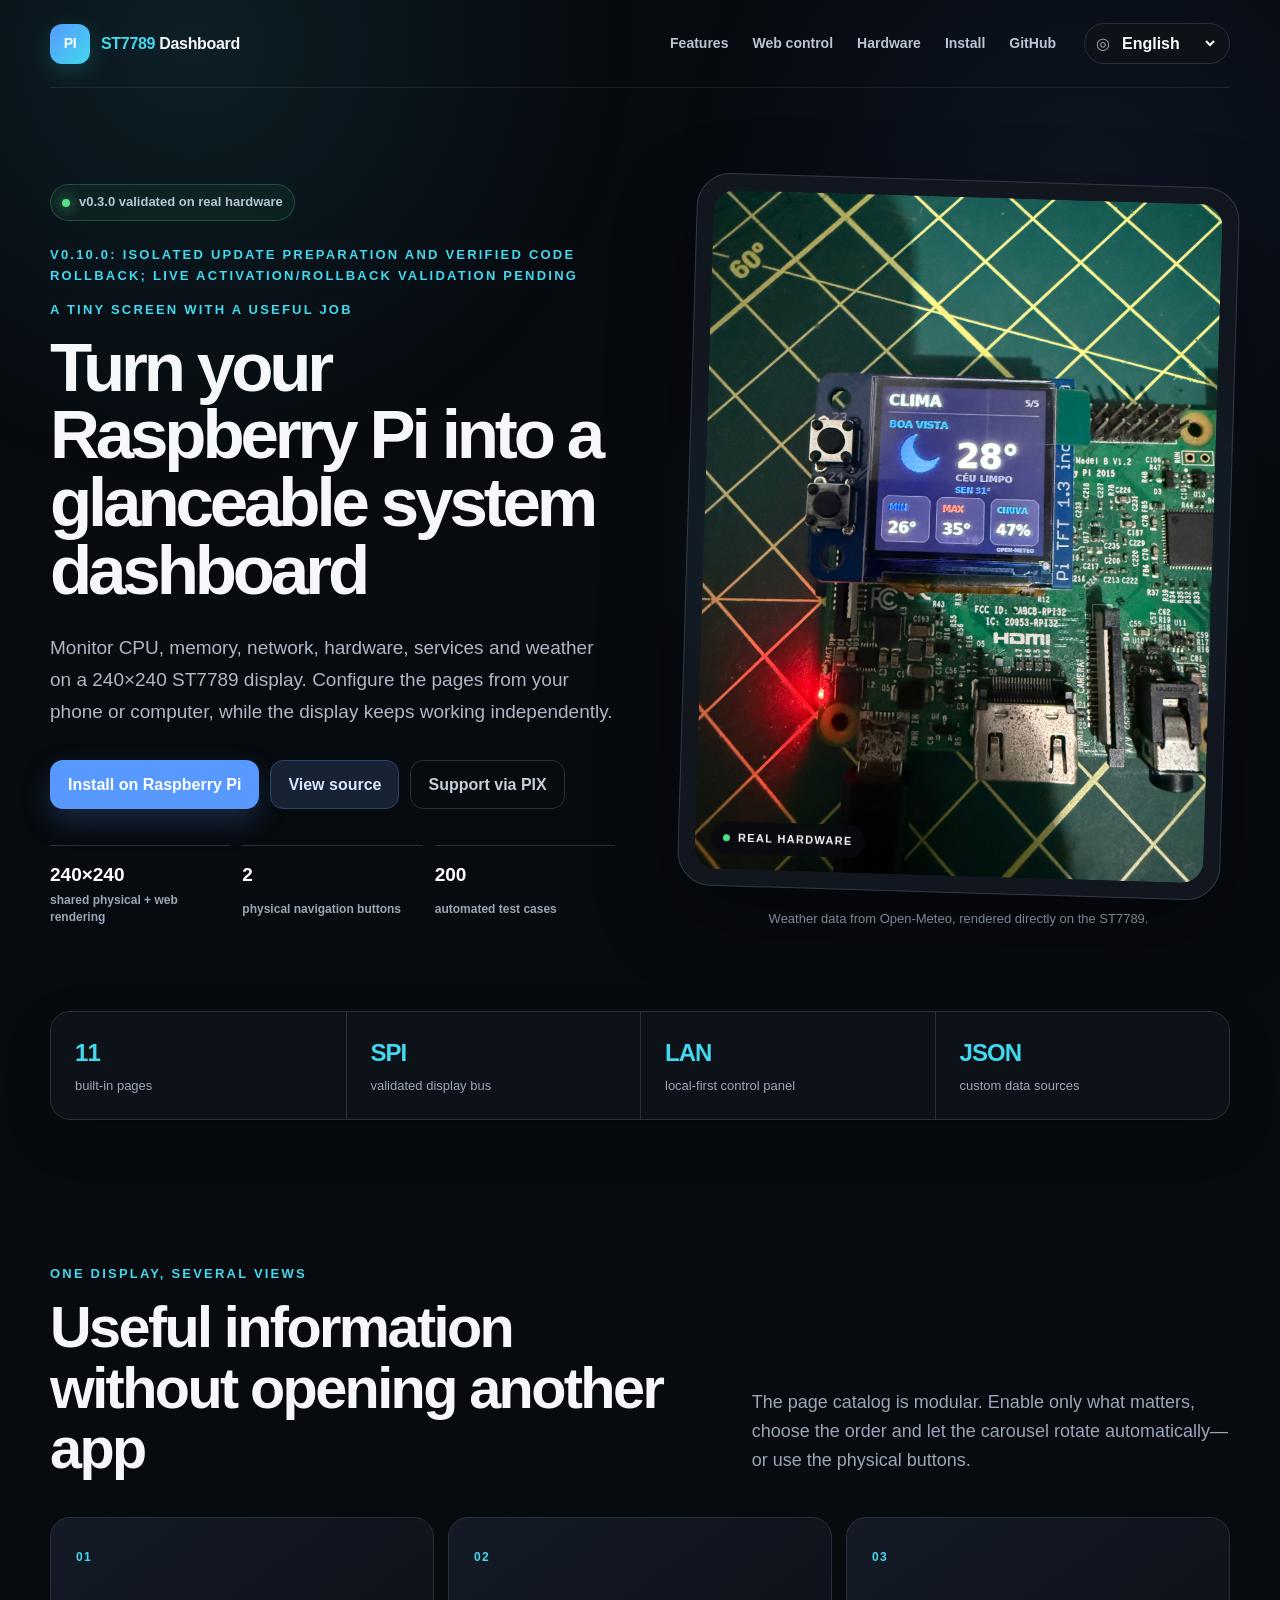
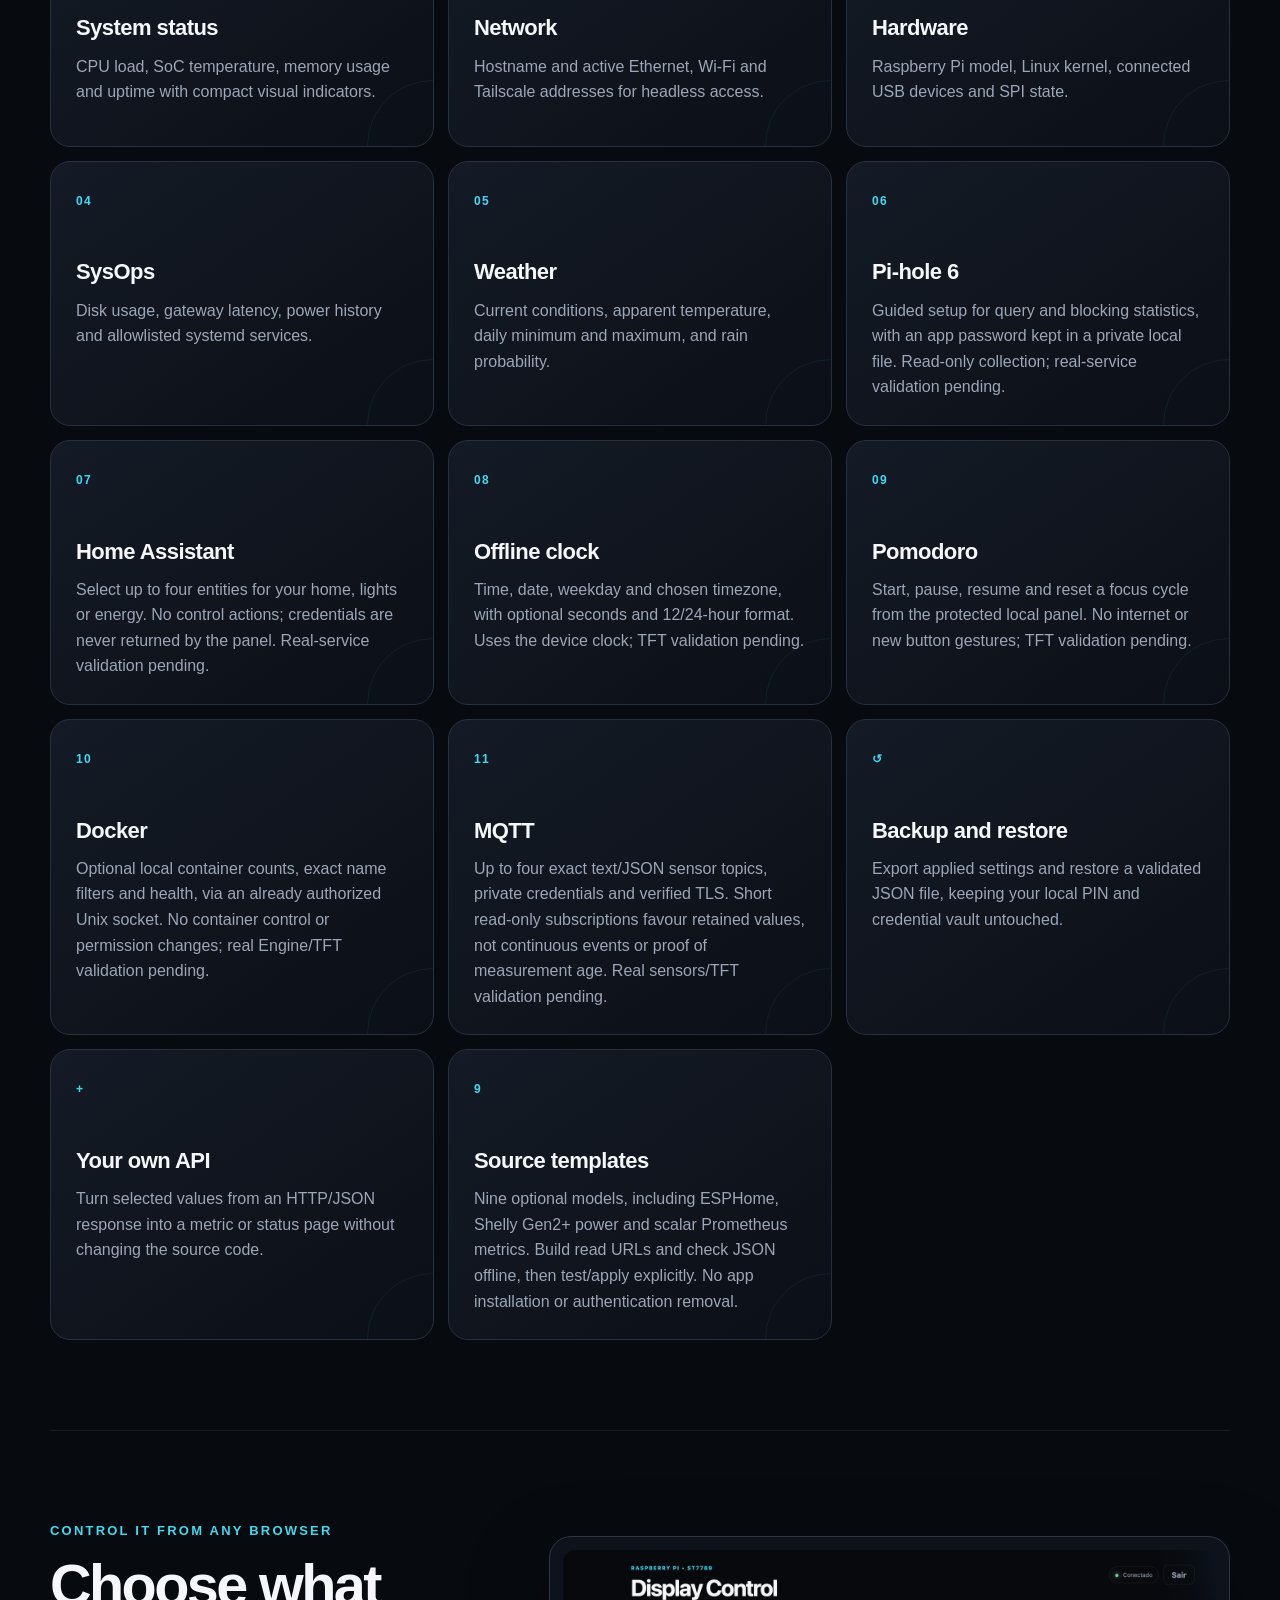
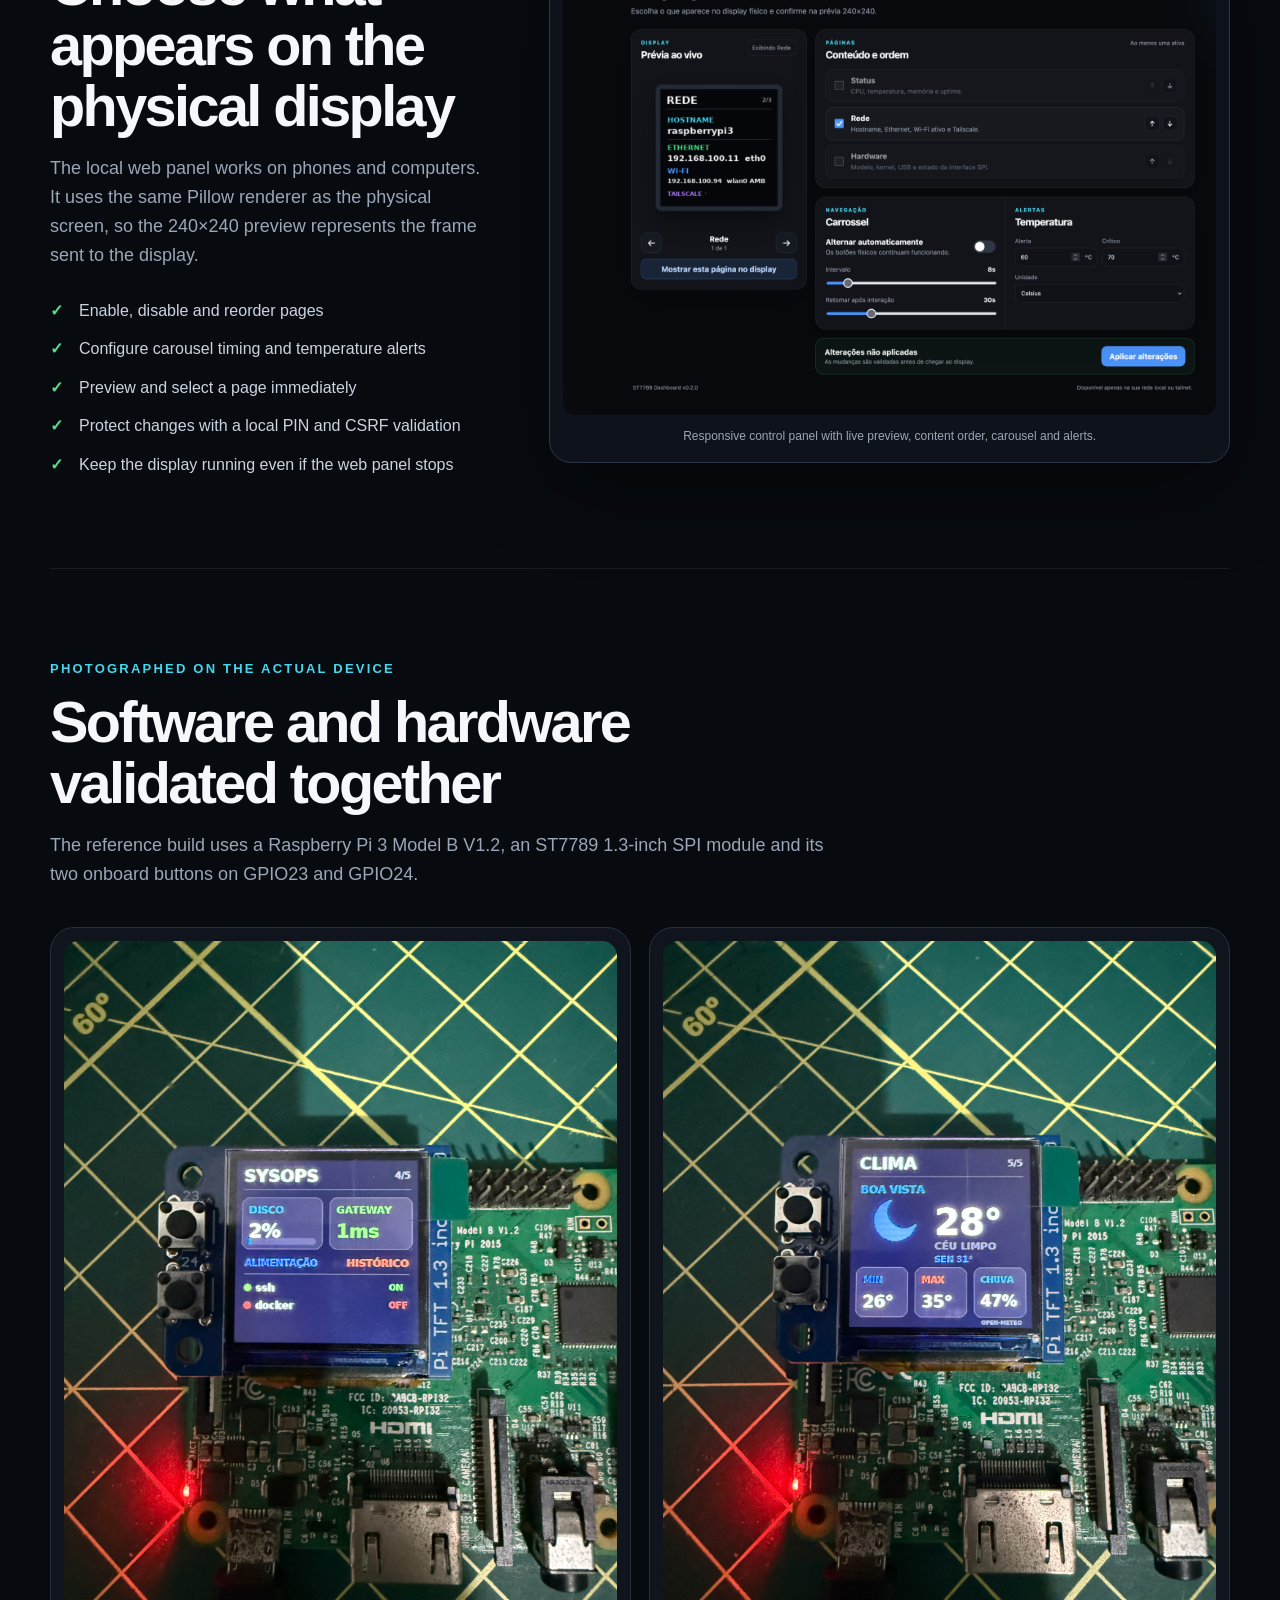
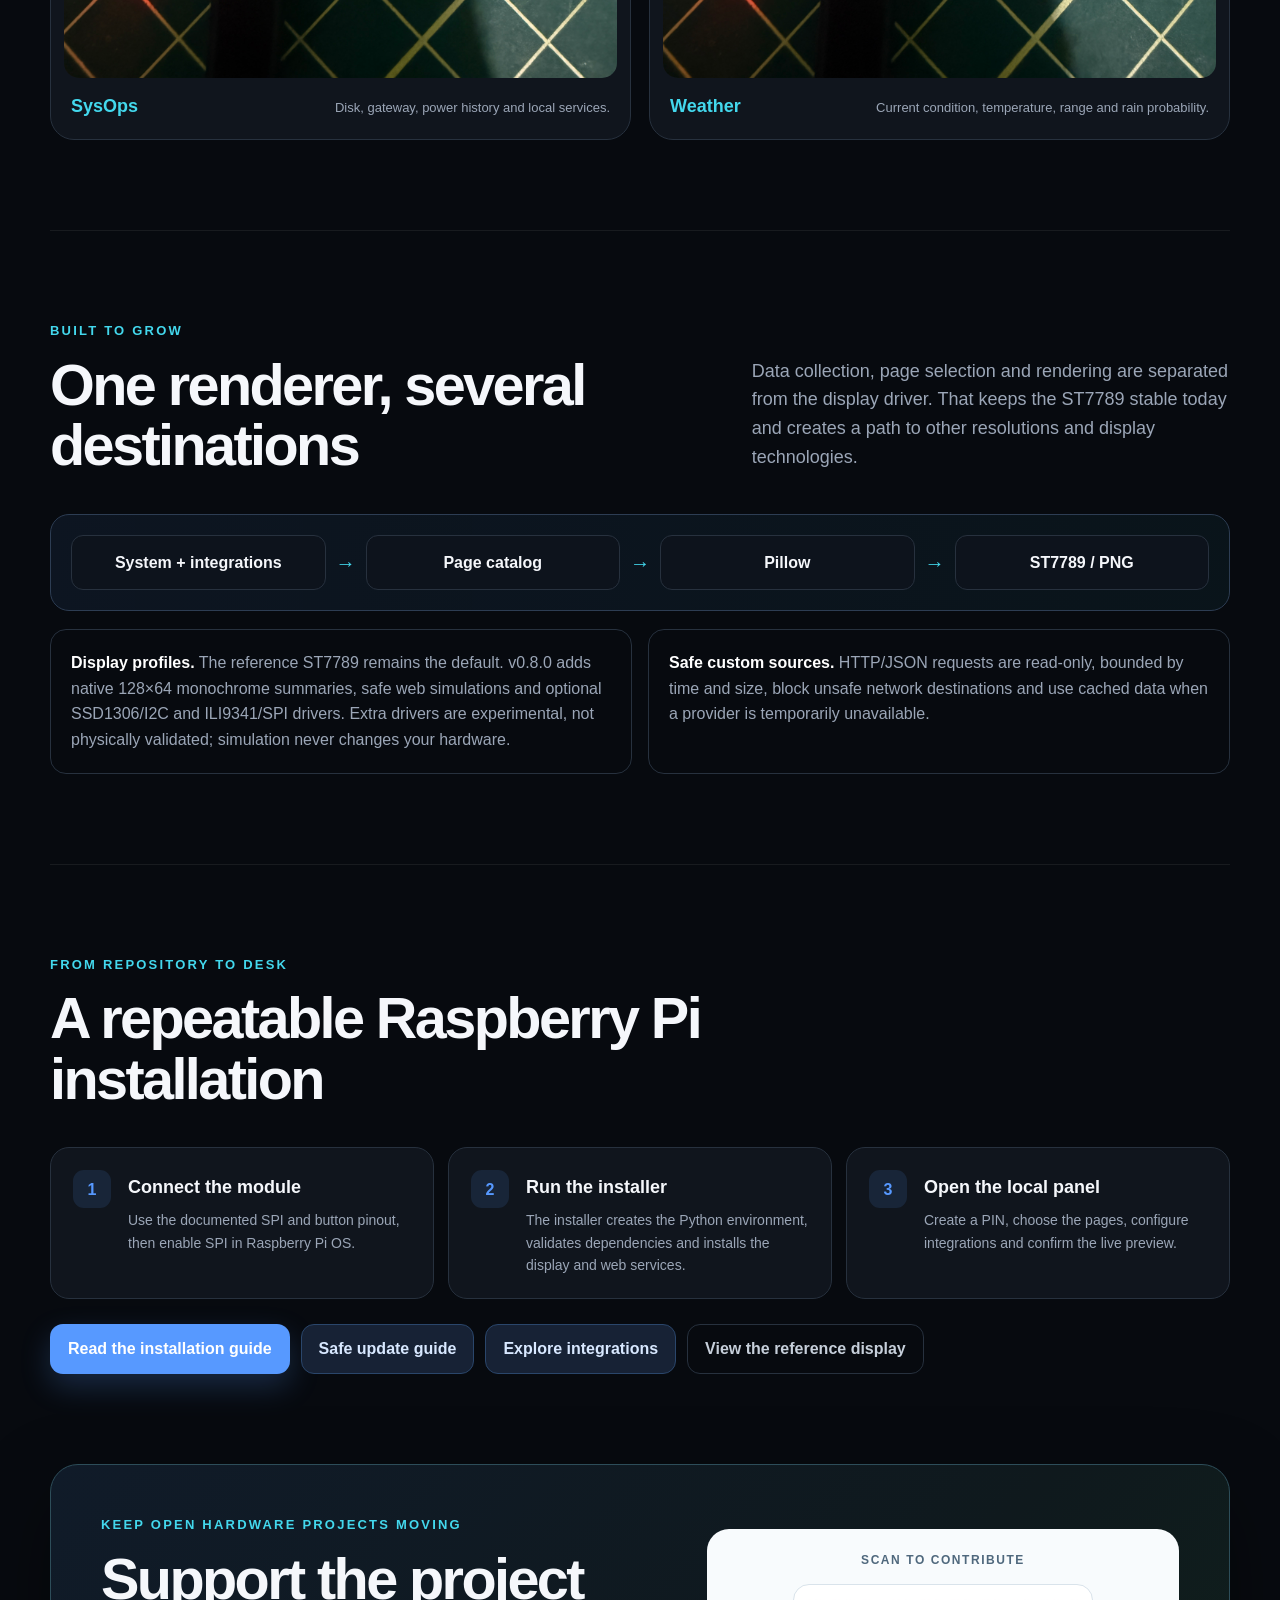
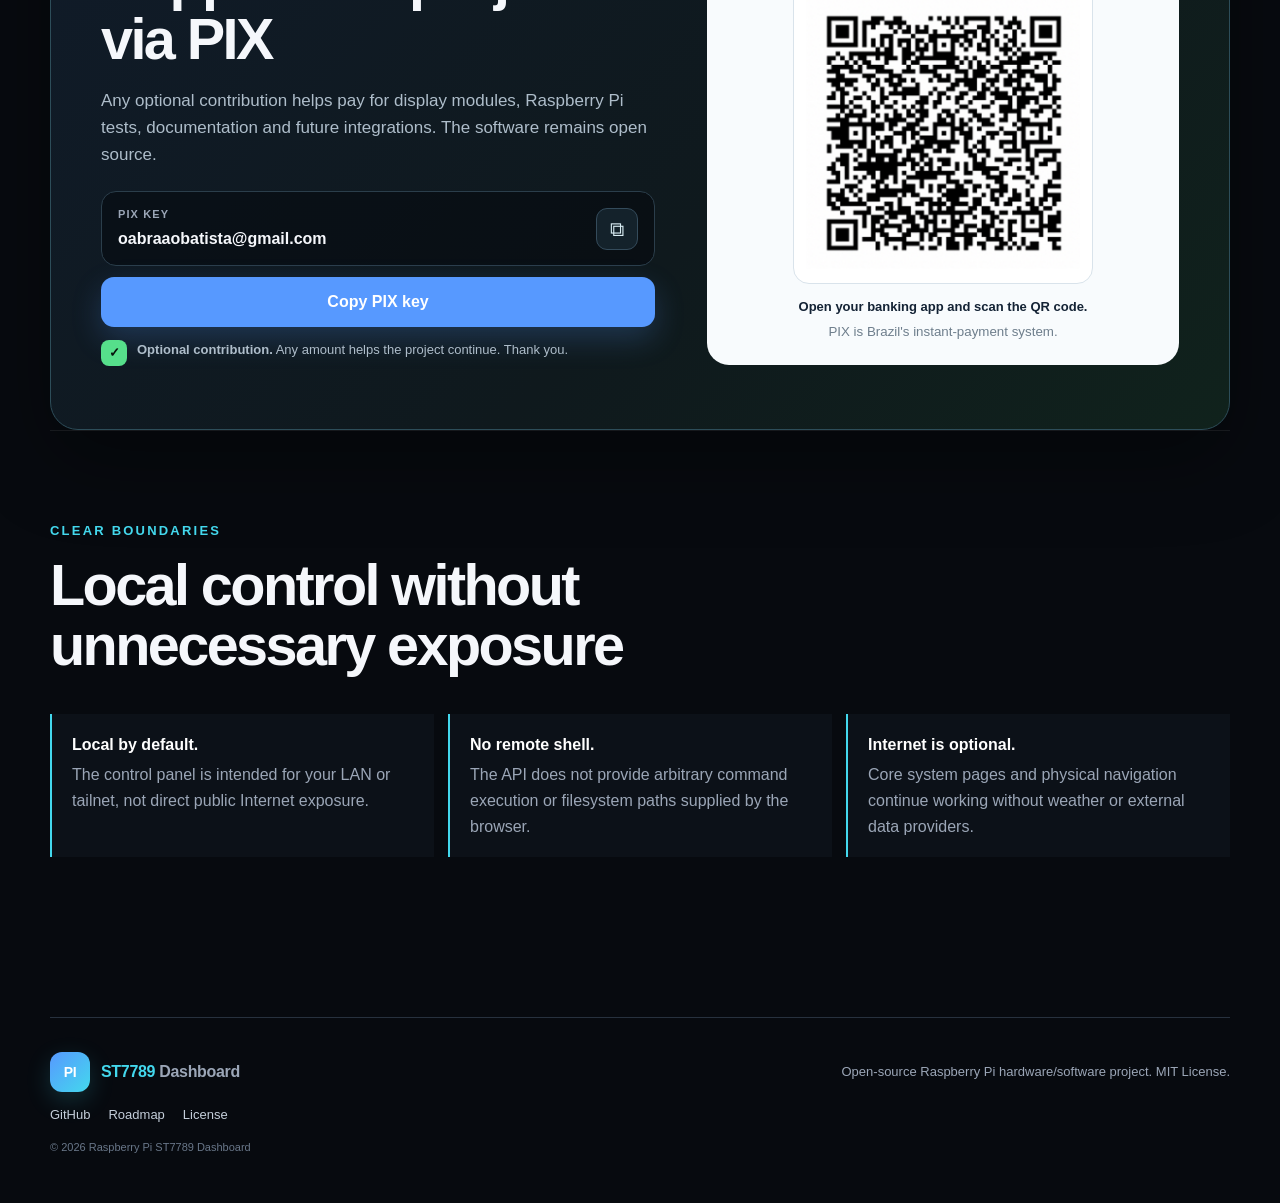
<file: site/index.html>
<!doctype html>
<html lang="en">
<head>
  <meta charset="utf-8">
  <meta name="viewport" content="width=device-width,initial-scale=1">
  <meta name="google-site-verification" content="0h8yRCge7UtPO570fPZsTDNVKGekMW01I0p9-vthDMI">
  <title>Raspberry Pi ST7789 Dashboard — 240×240 System Monitor</title>
  <meta name="description" content="Build a compact Raspberry Pi system dashboard with an ST7789 display, physical buttons, live weather, SysOps metrics and a local web control panel.">
  <meta name="robots" content="index,follow,max-image-preview:large">
  <meta name="theme-color" content="#070a0f">
  <link rel="canonical" href="https://abraaobat.github.io/raspberrypi-st7789-dashboard/">
  <link rel="icon" href="./favicon.svg" type="image/svg+xml">
  <link rel="stylesheet" href="./styles.css?v=media-fix-1">
  <meta property="og:type" content="website">
  <meta property="og:title" content="Raspberry Pi ST7789 Dashboard">
  <meta property="og:description" content="A configurable 240×240 system dashboard with physical controls and a local web panel.">
  <meta property="og:url" content="https://abraaobat.github.io/raspberrypi-st7789-dashboard/">
  <meta property="og:site_name" content="Raspberry Pi ST7789 Dashboard">
  <meta name="twitter:card" content="summary">
  <script type="application/ld+json">
  {
    "@context": "https://schema.org",
    "@type": "SoftwareApplication",
    "name": "Raspberry Pi ST7789 Dashboard",
    "softwareVersion": "0.10.0",
    "applicationCategory": "UtilitiesApplication",
    "operatingSystem": "Raspberry Pi OS",
    "isAccessibleForFree": true,
    "license": "https://opensource.org/license/mit",
    "codeRepository": "https://github.com/abraaobat/raspberrypi-st7789-dashboard",
    "url": "https://abraaobat.github.io/raspberrypi-st7789-dashboard/",
    "description": "Open-source Raspberry Pi dashboard for an ST7789 240x240 SPI display with physical buttons and a local web control panel."
  }
  </script>
</head>
<body>
  <a class="skip-link" href="#main" data-i18n="skip">Skip to content</a>

  <header class="topbar">
    <a class="brand" href="#top" aria-label="Raspberry Pi ST7789 Dashboard home">
      <span class="brand-mark" aria-hidden="true">PI</span>
      <span><strong>ST7789</strong> Dashboard</span>
    </a>
    <nav class="nav" aria-label="Primary navigation">
      <a href="#features" data-i18n="navFeatures">Features</a>
      <a href="#control" data-i18n="navControl">Web control</a>
      <a href="#hardware" data-i18n="navHardware">Hardware</a>
      <a href="#install" data-i18n="navInstall">Install</a>
      <a href="https://github.com/abraaobat/raspberrypi-st7789-dashboard" rel="noopener">GitHub</a>
    </nav>
    <label class="lang-control">
      <span class="sr-only" data-i18n="language">Language</span>
      <span aria-hidden="true">◎</span>
      <select id="languageSelect" aria-label="Language">
        <option value="en">English</option>
        <option value="pt-BR">Português</option>
      </select>
    </label>
  </header>

  <main id="main">
    <section class="hero" id="top">
      <div class="hero-copy">
        <div class="status-line"><span class="status-dot"></span><span data-i18n="validated">v0.3.0 validated on real hardware</span></div>
        <p class="eyebrow" data-i18n="releaseNote">v0.10.0: isolated update preparation and verified code rollback; live activation/rollback validation pending</p>
        <p class="eyebrow" data-i18n="eyebrow">A TINY SCREEN WITH A USEFUL JOB</p>
        <h1 data-i18n="heroTitle">Turn your Raspberry Pi into a glanceable system dashboard</h1>
        <p class="hero-lead" data-i18n="heroLead">Monitor CPU, memory, network, hardware, services and weather on a 240×240 ST7789 display. Configure the pages from your phone or computer, while the display keeps working independently.</p>
        <div class="cta-row">
          <a class="btn btn-primary" href="https://github.com/abraaobat/raspberrypi-st7789-dashboard#instalação" rel="noopener" data-i18n="installCta">Install on Raspberry Pi</a>
          <a class="btn btn-secondary" href="https://github.com/abraaobat/raspberrypi-st7789-dashboard" rel="noopener" data-i18n="sourceCta">View source</a>
          <a class="btn btn-ghost" href="#support" data-i18n="supportCta">Support via PIX</a>
        </div>
        <ul class="trust-row" aria-label="Project highlights">
          <li><span>240×240</span><b data-i18n="trustDisplay">shared physical + web rendering</b></li>
          <li><span>2</span><b data-i18n="trustButtons">physical navigation buttons</b></li>
          <li><span>200</span><b data-i18n="trustTests">automated test cases</b></li>
        </ul>
      </div>

      <figure class="hero-visual">
        <div class="photo-frame">
          <img src="./weather-hardware.jpg?v=media-fix-1" width="3024" height="4032" alt="Weather page running on the ST7789 display attached to a Raspberry Pi 3">
          <span class="screen-tag"><i></i><span data-i18n="liveHardware">REAL HARDWARE</span></span>
        </div>
        <figcaption data-i18n="heroCaption">Weather data from Open-Meteo, rendered directly on the ST7789.</figcaption>
      </figure>
    </section>

    <section class="proof-strip" aria-label="Project capabilities">
      <article><strong>11</strong><span data-i18n="proofPages">built-in pages</span></article>
      <article><strong>SPI</strong><span data-i18n="proofBus">validated display bus</span></article>
      <article><strong>LAN</strong><span data-i18n="proofLocal">local-first control panel</span></article>
      <article><strong>JSON</strong><span data-i18n="proofCustom">custom data sources</span></article>
    </section>

    <section class="section" id="features">
      <div class="section-heading split-heading">
        <div>
          <p class="eyebrow" data-i18n="featuresEyebrow">ONE DISPLAY, SEVERAL VIEWS</p>
          <h2 data-i18n="featuresTitle">Useful information without opening another app</h2>
        </div>
        <p data-i18n="featuresLead">The page catalog is modular. Enable only what matters, choose the order and let the carousel rotate automatically—or use the physical buttons.</p>
      </div>
      <div class="feature-grid">
        <article><span class="feature-number">01</span><h3 data-i18n="fStatus">System status</h3><p data-i18n="fStatusD">CPU load, SoC temperature, memory usage and uptime with compact visual indicators.</p></article>
        <article><span class="feature-number">02</span><h3 data-i18n="fNetwork">Network</h3><p data-i18n="fNetworkD">Hostname and active Ethernet, Wi-Fi and Tailscale addresses for headless access.</p></article>
        <article><span class="feature-number">03</span><h3 data-i18n="fHardware">Hardware</h3><p data-i18n="fHardwareD">Raspberry Pi model, Linux kernel, connected USB devices and SPI state.</p></article>
        <article><span class="feature-number">04</span><h3>SysOps</h3><p data-i18n="fSysopsD">Disk usage, gateway latency, power history and allowlisted systemd services.</p></article>
        <article><span class="feature-number">05</span><h3 data-i18n="fWeather">Weather</h3><p data-i18n="fWeatherD">Current conditions, apparent temperature, daily minimum and maximum, and rain probability.</p></article>
        <article><span class="feature-number">06</span><h3>Pi-hole 6</h3><p data-i18n="fPiholeD">Guided setup for query and blocking statistics, with an app password kept in a private local file. Read-only collection; real-service validation pending.</p></article>
        <article><span class="feature-number">07</span><h3>Home Assistant</h3><p data-i18n="fHomeD">Select up to four entities for your home, lights or energy. No control actions; credentials are never returned by the panel. Real-service validation pending.</p></article>
        <article><span class="feature-number">08</span><h3 data-i18n="fClock">Offline clock</h3><p data-i18n="fClockD">Time, date, weekday and chosen timezone, with optional seconds and 12/24-hour format. Uses the device clock; TFT validation pending.</p></article>
        <article><span class="feature-number">09</span><h3 data-i18n="fPomodoro">Pomodoro</h3><p data-i18n="fPomodoroD">Start, pause, resume and reset a focus cycle from the protected local panel. No internet or new button gestures; TFT validation pending.</p></article>
        <article><span class="feature-number">10</span><h3>Docker</h3><p data-i18n="fDockerD">Optional local container counts, exact name filters and health, via an already authorized Unix socket. No container control or permission changes; real Engine/TFT validation pending.</p></article>
        <article><span class="feature-number">11</span><h3>MQTT</h3><p data-i18n="fMqttD">Up to four exact text/JSON sensor topics, private credentials and verified TLS. Short read-only subscriptions favour retained values, not continuous events or proof of measurement age. Real sensors/TFT validation pending.</p></article>
        <article><span class="feature-number">↺</span><h3 data-i18n="fBackup">Backup and restore</h3><p data-i18n="fBackupD">Export applied settings and restore a validated JSON file, keeping your local PIN and credential vault untouched.</p></article>
        <article><span class="feature-number">+</span><h3 data-i18n="fCustom">Your own API</h3><p data-i18n="fCustomD">Turn selected values from an HTTP/JSON response into a metric or status page without changing the source code.</p></article>
        <article><span class="feature-number">9</span><h3 data-i18n="fTemplates">Source templates</h3><p data-i18n="fTemplatesD">Nine optional models, including ESPHome, Shelly Gen2+ power and scalar Prometheus metrics. Build read URLs and check JSON offline, then test/apply explicitly. No app installation or authentication removal.</p></article>
      </div>
    </section>

    <section class="section control-section" id="control">
      <div class="control-copy">
        <p class="eyebrow" data-i18n="controlEyebrow">CONTROL IT FROM ANY BROWSER</p>
        <h2 data-i18n="controlTitle">Choose what appears on the physical display</h2>
        <p data-i18n="controlLead">The local web panel works on phones and computers. It uses the same Pillow renderer as the physical screen, so the 240×240 preview represents the frame sent to the display.</p>
        <ul class="check-list">
          <li data-i18n="controlA">Enable, disable and reorder pages</li>
          <li data-i18n="controlB">Configure carousel timing and temperature alerts</li>
          <li data-i18n="controlC">Preview and select a page immediately</li>
          <li data-i18n="controlD">Protect changes with a local PIN and CSRF validation</li>
          <li data-i18n="controlE">Keep the display running even if the web panel stops</li>
        </ul>
      </div>
      <figure class="panel-shot">
        <img src="./control-panel.png" width="1600" height="1141" loading="lazy" alt="Responsive web control panel for the ST7789 dashboard">
        <figcaption data-i18n="controlCaption">Responsive control panel with live preview, content order, carousel and alerts.</figcaption>
      </figure>
    </section>

    <section class="section hardware-section" id="hardware">
      <div class="section-heading">
        <p class="eyebrow" data-i18n="hardwareEyebrow">PHOTOGRAPHED ON THE ACTUAL DEVICE</p>
        <h2 data-i18n="hardwareTitle">Software and hardware validated together</h2>
        <p data-i18n="hardwareLead">The reference build uses a Raspberry Pi 3 Model B V1.2, an ST7789 1.3-inch SPI module and its two onboard buttons on GPIO23 and GPIO24.</p>
      </div>
      <div class="hardware-gallery">
        <figure>
          <img src="./sysops-hardware.jpg?v=media-fix-1" width="3024" height="4032" loading="lazy" alt="SysOps page on a physical ST7789 display">
          <figcaption><b>SysOps</b><span data-i18n="sysopsCaption">Disk, gateway, power history and local services.</span></figcaption>
        </figure>
        <figure>
          <img src="./weather-hardware.jpg?v=media-fix-1" width="3024" height="4032" loading="lazy" alt="Weather page on a physical ST7789 display">
          <figcaption><b data-i18n="weatherLabel">Weather</b><span data-i18n="weatherCaption">Current condition, temperature, range and rain probability.</span></figcaption>
        </figure>
      </div>
    </section>

    <section class="section architecture-section">
      <div class="section-heading split-heading">
        <div><p class="eyebrow" data-i18n="architectureEyebrow">BUILT TO GROW</p><h2 data-i18n="architectureTitle">One renderer, several destinations</h2></div>
        <p data-i18n="architectureLead">Data collection, page selection and rendering are separated from the display driver. That keeps the ST7789 stable today and creates a path to other resolutions and display technologies.</p>
      </div>
      <div class="flow" aria-label="Dashboard architecture">
        <span data-i18n="flowData">System + integrations</span><b>→</b><span data-i18n="flowPages">Page catalog</span><b>→</b><span>Pillow</span><b>→</b><span>ST7789 / PNG</span>
      </div>
      <div class="architecture-notes">
        <p><strong data-i18n="profilesTitle">Display profiles.</strong> <span data-i18n="profilesText">The reference ST7789 remains the default. v0.8.0 adds native 128×64 monochrome summaries, safe web simulations and optional SSD1306/I2C and ILI9341/SPI drivers. Extra drivers are experimental, not physically validated; simulation never changes your hardware.</span></p>
        <p><strong data-i18n="safeTitle">Safe custom sources.</strong> <span data-i18n="safeText">HTTP/JSON requests are read-only, bounded by time and size, block unsafe network destinations and use cached data when a provider is temporarily unavailable.</span></p>
      </div>
    </section>

    <section class="section install-section" id="install">
      <div class="section-heading">
        <p class="eyebrow" data-i18n="installEyebrow">FROM REPOSITORY TO DESK</p>
        <h2 data-i18n="installTitle">A repeatable Raspberry Pi installation</h2>
      </div>
      <ol class="steps">
        <li><span>1</span><div><h3 data-i18n="step1Title">Connect the module</h3><p data-i18n="step1Text">Use the documented SPI and button pinout, then enable SPI in Raspberry Pi OS.</p></div></li>
        <li><span>2</span><div><h3 data-i18n="step2Title">Run the installer</h3><p data-i18n="step2Text">The installer creates the Python environment, validates dependencies and installs the display and web services.</p></div></li>
        <li><span>3</span><div><h3 data-i18n="step3Title">Open the local panel</h3><p data-i18n="step3Text">Create a PIN, choose the pages, configure integrations and confirm the live preview.</p></div></li>
      </ol>
      <div class="install-actions">
        <a class="btn btn-primary" href="https://github.com/abraaobat/raspberrypi-st7789-dashboard#instalação" rel="noopener" data-i18n="guideCta">Read the installation guide</a>
        <a class="btn btn-secondary" href="https://github.com/abraaobat/raspberrypi-st7789-dashboard/blob/main/docs/SAFE_UPDATES.md" rel="noopener" data-i18n="safeUpdateCta">Safe update guide</a>
        <a class="btn btn-secondary" href="https://github.com/abraaobat/raspberrypi-st7789-dashboard/blob/main/docs/INTEGRATIONS.md" rel="noopener" data-i18n="integrationsCta">Explore integrations</a>
        <a class="btn btn-ghost" href="https://pt.aliexpress.com/item/1005008209370173.html" rel="nofollow noopener" data-i18n="displayCta">View the reference display</a>
      </div>
    </section>

    <section class="section support-section" id="support">
      <div class="support-copy">
        <p class="eyebrow" data-i18n="supportEyebrow">KEEP OPEN HARDWARE PROJECTS MOVING</p>
        <h2 data-i18n="supportTitle">Support the project via PIX</h2>
        <p data-i18n="supportLead">Any optional contribution helps pay for display modules, Raspberry Pi tests, documentation and future integrations. The software remains open source.</p>
        <div class="pix-key-card">
          <div><span data-i18n="pixLabel">PIX key</span><strong id="pixKey">oabraaobatista@gmail.com</strong></div>
          <button class="copy-icon" type="button" data-copy-pix aria-label="Copy PIX key" title="Copy PIX key">⧉</button>
        </div>
        <button class="btn btn-primary copy-wide" type="button" data-copy-pix data-i18n="copyPix">Copy PIX key</button>
        <p class="support-note"><span>✓</span><span><b data-i18n="optional">Optional contribution.</b> <span data-i18n="thanks">Any amount helps the project continue. Thank you.</span></span></p>
      </div>
      <div class="qr-card">
        <p data-i18n="scan">SCAN TO CONTRIBUTE</p>
        <div><img src="./pix-qr.png" width="1125" height="1125" loading="lazy" alt="PIX QR code for an optional project contribution"></div>
        <span data-i18n="scanHelp">Open your banking app and scan the QR code.</span>
        <small data-i18n="pixCountry">PIX is Brazil's instant-payment system.</small>
      </div>
    </section>

    <section class="section limits-section">
      <div class="section-heading"><p class="eyebrow" data-i18n="limitsEyebrow">CLEAR BOUNDARIES</p><h2 data-i18n="limitsTitle">Local control without unnecessary exposure</h2></div>
      <div class="limit-grid">
        <p><strong data-i18n="limit1Title">Local by default.</strong> <span data-i18n="limit1Text">The control panel is intended for your LAN or tailnet, not direct public Internet exposure.</span></p>
        <p><strong data-i18n="limit2Title">No remote shell.</strong> <span data-i18n="limit2Text">The API does not provide arbitrary command execution or filesystem paths supplied by the browser.</span></p>
        <p><strong data-i18n="limit3Title">Internet is optional.</strong> <span data-i18n="limit3Text">Core system pages and physical navigation continue working without weather or external data providers.</span></p>
      </div>
    </section>
  </main>

  <footer>
    <div class="brand"><span class="brand-mark" aria-hidden="true">PI</span><span><strong>ST7789</strong> Dashboard</span></div>
    <p><span data-i18n="footerText">Open-source Raspberry Pi hardware/software project.</span> MIT License.</p>
    <div><a href="https://github.com/abraaobat/raspberrypi-st7789-dashboard">GitHub</a><a href="https://github.com/abraaobat/raspberrypi-st7789-dashboard/blob/main/ROADMAP.md" data-i18n="roadmapLink">Roadmap</a><a href="https://github.com/abraaobat/raspberrypi-st7789-dashboard/blob/main/LICENSE" data-i18n="licenseLink">License</a></div>
    <small>© <span id="year">2026</span> Raspberry Pi ST7789 Dashboard</small>
  </footer>

  <script src="./app.js?v=0.10.0" defer></script>
</body>
</html>
</file>
<file: site/styles.css>
:root{--bg:#070a0f;--panel:#10151d;--panel2:#151c26;--line:#27313e;--text:#f5f7fb;--muted:#9ba6b7;--cyan:#43d8ed;--blue:#5799ff;--green:#56df8b;--violet:#aa76ff;--orange:#ffad42;--hot:#ff6d70;--max:1180px;--shadow:0 30px 80px rgba(0,0,0,.35)}
*{box-sizing:border-box}
html{scroll-behavior:smooth;color-scheme:dark}
body{margin:0;background:var(--bg);color:var(--text);font-family:Inter,ui-sans-serif,-apple-system,BlinkMacSystemFont,"Segoe UI",sans-serif;font-size:16px;line-height:1.6;overflow-x:hidden}
body::before{content:"";position:fixed;inset:0;pointer-events:none;background:radial-gradient(circle at 15% 5%,rgba(67,216,237,.10),transparent 28rem),radial-gradient(circle at 85% 20%,rgba(87,153,255,.08),transparent 26rem);z-index:-2}
body::after{content:"";position:fixed;inset:0;pointer-events:none;opacity:.22;background-image:linear-gradient(rgba(255,255,255,.025) 1px,transparent 1px),linear-gradient(90deg,rgba(255,255,255,.025) 1px,transparent 1px);background-size:48px 48px;mask-image:linear-gradient(to bottom,#000,transparent 78%);z-index:-1}
a{color:inherit}img{display:block;max-width:100%;height:auto}button,select{font:inherit}.sr-only{position:absolute;width:1px;height:1px;padding:0;margin:-1px;overflow:hidden;clip:rect(0,0,0,0);white-space:nowrap;border:0}.skip-link{position:fixed;top:12px;left:12px;z-index:50;transform:translateY(-150%);background:var(--text);color:var(--bg);padding:10px 14px;border-radius:9px}.skip-link:focus{transform:none}
.topbar{width:min(calc(100% - 36px),var(--max));margin:0 auto;min-height:88px;display:flex;align-items:center;gap:28px;border-bottom:1px solid rgba(255,255,255,.08)}
.brand{display:flex;align-items:center;gap:11px;text-decoration:none;font-weight:670;letter-spacing:-.02em;white-space:nowrap}.brand strong{color:var(--cyan)}.brand-mark{display:grid;place-items:center;width:40px;height:40px;border-radius:12px;background:linear-gradient(135deg,var(--blue),var(--cyan));color:white;font-weight:900;font-size:14px;box-shadow:0 8px 24px rgba(67,216,237,.18)}
.nav{margin-left:auto;display:flex;align-items:center;gap:24px}.nav a{text-decoration:none;color:#bbc4d2;font-size:14px;font-weight:680}.nav a:hover,.nav a:focus-visible{color:var(--cyan)}
.lang-control{display:flex;align-items:center;gap:8px;border:1px solid var(--line);background:#0d1219;border-radius:999px;padding:7px 11px;color:var(--muted)}.lang-control select{border:0;background:transparent;color:var(--text);font-weight:650;outline:none}.lang-control option{background:#10151d}
.hero{width:min(calc(100% - 36px),var(--max));margin:0 auto;padding:92px 0 82px;display:grid;grid-template-columns:minmax(0,1.02fr) minmax(380px,.98fr);gap:72px;align-items:center}.status-line{display:inline-flex;align-items:center;gap:9px;color:#b6c4d5;border:1px solid rgba(86,223,139,.25);background:rgba(86,223,139,.06);padding:7px 11px;border-radius:999px;font-size:13px;font-weight:700;margin-bottom:24px}.status-dot{width:8px;height:8px;border-radius:50%;background:var(--green);box-shadow:0 0 14px var(--green)}.eyebrow{margin:0 0 13px;color:var(--cyan);font-size:13px;font-weight:850;letter-spacing:.17em;text-transform:uppercase}.hero h1{max-width:720px;margin:0;font-size:clamp(44px,5.4vw,76px);line-height:.98;letter-spacing:-.06em}.hero-lead{max-width:670px;margin:27px 0 0;color:#aeb8c7;font-size:19px;line-height:1.7}.cta-row,.install-actions{display:flex;flex-wrap:wrap;gap:11px;margin-top:31px}.btn{display:inline-flex;align-items:center;justify-content:center;min-height:48px;padding:11px 17px;border-radius:13px;border:1px solid transparent;text-decoration:none;font-weight:800;cursor:pointer;transition:transform .18s ease,border-color .18s ease,background .18s ease}.btn:hover{transform:translateY(-2px)}.btn-primary{background:var(--blue);color:#fff;box-shadow:0 12px 30px rgba(87,153,255,.22)}.btn-primary:hover{background:#69a4ff}.btn-secondary{background:#172235;border-color:#2a466b;color:#d8e8ff}.btn-ghost{background:transparent;border-color:var(--line);color:#c6cfda}.btn-ghost:hover{border-color:#566477;background:#101720}
.trust-row{list-style:none;margin:36px 0 0;padding:0;display:grid;grid-template-columns:repeat(3,1fr);gap:12px}.trust-row li{border-top:1px solid var(--line);padding-top:14px;display:grid;gap:2px}.trust-row span{font-size:19px;font-weight:900;color:#fff}.trust-row b{font-size:12px;line-height:1.35;color:var(--muted);font-weight:650}
.hero-visual{margin:0;position:relative}.photo-frame{position:relative;border:1px solid #313b48;background:#11161f;border-radius:34px;padding:16px;box-shadow:var(--shadow);transform:rotate(1.7deg)}.photo-frame::before{content:"";position:absolute;inset:-25px;background:radial-gradient(circle,rgba(67,216,237,.17),transparent 65%);z-index:-1}.photo-frame img{width:100%;border-radius:22px}.screen-tag{position:absolute;left:32px;bottom:30px;display:flex;align-items:center;gap:8px;border-radius:999px;background:rgba(7,10,15,.86);backdrop-filter:blur(8px);padding:8px 12px;font-size:11px;font-weight:900;letter-spacing:.12em}.screen-tag i{width:7px;height:7px;border-radius:50%;background:var(--green)}.hero-visual figcaption{margin:16px 9px 0;color:var(--muted);font-size:13px;text-align:center}
.proof-strip{width:min(calc(100% - 36px),var(--max));margin:0 auto 54px;border:1px solid var(--line);border-radius:20px;background:rgba(16,21,29,.78);display:grid;grid-template-columns:repeat(4,1fr);box-shadow:0 18px 50px rgba(0,0,0,.14)}.proof-strip article{padding:22px 24px;display:grid;gap:3px}.proof-strip article+article{border-left:1px solid var(--line)}.proof-strip strong{font-size:24px;letter-spacing:-.04em;color:var(--cyan)}.proof-strip span{color:var(--muted);font-size:13px}
.section{width:min(calc(100% - 36px),var(--max));margin:0 auto;padding:90px 0}.section+.section{border-top:1px solid rgba(255,255,255,.07)}.section-heading{max-width:770px;margin-bottom:38px}.section-heading h2,.control-copy h2,.support-copy h2{margin:0;font-size:clamp(36px,4.5vw,58px);line-height:1.05;letter-spacing:-.045em}.section-heading>p:last-child{color:var(--muted);font-size:18px}.split-heading{max-width:none;display:grid;grid-template-columns:1fr .75fr;gap:64px;align-items:end}.split-heading>p{margin:0 0 4px}
.feature-grid{display:grid;grid-template-columns:repeat(3,1fr);gap:14px}.feature-grid article{min-height:230px;border:1px solid var(--line);border-radius:20px;background:linear-gradient(145deg,rgba(22,29,40,.92),rgba(12,16,23,.92));padding:25px;position:relative;overflow:hidden}.feature-grid article::after{content:"";position:absolute;width:130px;height:130px;border:1px solid rgba(67,216,237,.08);border-radius:50%;right:-66px;bottom:-66px}.feature-number{display:inline-flex;color:var(--cyan);font-size:12px;font-weight:900;letter-spacing:.12em}.feature-grid h3{margin:42px 0 8px;font-size:22px;letter-spacing:-.025em}.feature-grid p{margin:0;color:var(--muted)}
.control-section{display:grid;grid-template-columns:.78fr 1.22fr;gap:64px;align-items:center}.control-copy>p:not(.eyebrow){color:var(--muted);font-size:18px}.check-list{list-style:none;margin:28px 0 0;padding:0;display:grid;gap:13px}.check-list li{position:relative;padding-left:29px;color:#ccd4df}.check-list li::before{content:"✓";position:absolute;left:0;top:0;color:var(--green);font-weight:900}.panel-shot{margin:0;border:1px solid #2d3744;border-radius:22px;background:#0e131b;padding:13px;box-shadow:var(--shadow)}.panel-shot img{border-radius:12px}.panel-shot figcaption{color:var(--muted);font-size:12px;text-align:center;margin:12px 8px 2px}
.hardware-section .section-heading{max-width:790px}.hardware-gallery{display:grid;grid-template-columns:1fr 1fr;gap:18px}.hardware-gallery figure{margin:0;border:1px solid var(--line);background:var(--panel);border-radius:24px;padding:13px;overflow:hidden}.hardware-gallery img{width:100%;border-radius:15px}.hardware-gallery figcaption{display:flex;align-items:baseline;justify-content:space-between;gap:18px;padding:14px 7px 5px}.hardware-gallery b{font-size:18px;color:var(--cyan)}.hardware-gallery span{font-size:13px;color:var(--muted);text-align:right}
.architecture-section{position:relative}.flow{display:flex;align-items:center;justify-content:space-between;gap:10px;border:1px solid #2d3d53;background:linear-gradient(90deg,rgba(87,153,255,.08),rgba(67,216,237,.05));border-radius:19px;padding:20px}.flow span{flex:1;text-align:center;border:1px solid var(--line);background:#0d131c;border-radius:12px;padding:14px 8px;font-weight:750}.flow b{color:var(--cyan);font-size:20px}.architecture-notes{display:grid;grid-template-columns:1fr 1fr;gap:16px;margin-top:18px}.architecture-notes p{margin:0;border:1px solid var(--line);border-radius:16px;padding:20px;color:var(--muted)}.architecture-notes strong{color:#fff}
.steps{list-style:none;margin:0;padding:0;display:grid;grid-template-columns:repeat(3,1fr);gap:14px}.steps li{display:flex;gap:17px;border:1px solid var(--line);background:var(--panel);border-radius:19px;padding:22px}.steps>li>span{display:grid;place-items:center;width:38px;height:38px;flex:0 0 auto;border-radius:11px;background:rgba(87,153,255,.12);color:var(--blue);font-weight:900}.steps h3{margin:3px 0 7px;font-size:18px}.steps p{margin:0;color:var(--muted);font-size:14px}.install-actions{margin-top:25px}
.support-section{padding:50px;display:grid;grid-template-columns:1.08fr .92fr;gap:52px;align-items:center;border:1px solid #2d4d59!important;border-radius:28px;background:linear-gradient(135deg,#101b29,#0f191d 58%,#10221c);box-shadow:var(--shadow)}.support-copy>p:not(.eyebrow){color:#aebdca;font-size:17px}.pix-key-card{display:flex;align-items:center;justify-content:space-between;gap:14px;background:rgba(5,9,13,.55);border:1px solid #2b3e4b;border-radius:15px;padding:14px 16px;margin:23px 0 11px}.pix-key-card>div{display:grid;gap:2px;min-width:0}.pix-key-card span{color:var(--muted);font-size:11px;font-weight:850;letter-spacing:.1em;text-transform:uppercase}.pix-key-card strong{overflow-wrap:anywhere}.copy-icon{display:grid;place-items:center;width:42px;height:42px;flex:0 0 auto;border:1px solid #344b5b;background:#14222b;color:#d9edf3;border-radius:11px;cursor:pointer;font-size:20px}.copy-wide{width:100%}.support-note{display:flex;gap:10px;align-items:flex-start!important;font-size:13px!important}.support-note>span:first-child{display:grid;place-items:center;width:26px;height:26px;flex:0 0 auto;border-radius:8px;background:var(--green);color:#07110b;font-weight:900}.qr-card{text-align:center;background:#f8fbfd;color:#142335;border-radius:22px;padding:22px}.qr-card>p{margin:0 0 13px;font-size:12px;font-weight:900;letter-spacing:.13em;color:#4f687d}.qr-card>div{max-width:300px;margin:0 auto 13px;padding:12px;border:1px solid #d9e3eb;background:white;border-radius:16px}.qr-card img{width:100%;aspect-ratio:1}.qr-card>span{display:block;font-size:13px;font-weight:700}.qr-card small{display:block;color:#6e7e8c;margin-top:4px}
.limit-grid{display:grid;grid-template-columns:repeat(3,1fr);gap:14px}.limit-grid p{margin:0;border-left:2px solid var(--cyan);background:rgba(16,21,29,.72);padding:18px 20px;color:var(--muted)}.limit-grid strong{display:block;color:#fff;margin-bottom:5px}
footer{width:min(calc(100% - 36px),var(--max));margin:70px auto 0;padding:34px 0 46px;border-top:1px solid var(--line);display:grid;grid-template-columns:1fr auto;gap:13px 28px;align-items:center;color:var(--muted)}footer p{margin:0;font-size:13px}footer>div:last-of-type{display:flex;gap:18px}footer a{color:#c4ceda;text-decoration:none;font-size:13px}footer a:hover{color:var(--cyan)}footer small{grid-column:1/-1;font-size:11px;color:#697789}
@media(max-width:980px){.nav{display:none}.topbar{min-height:74px}.lang-control{margin-left:auto}.hero{grid-template-columns:1fr;padding-top:62px;gap:48px}.hero-copy{max-width:780px}.hero-visual{max-width:720px}.proof-strip{grid-template-columns:repeat(2,1fr)}.proof-strip article:nth-child(3){border-left:0;border-top:1px solid var(--line)}.proof-strip article:nth-child(4){border-top:1px solid var(--line)}.feature-grid{grid-template-columns:repeat(2,1fr)}.split-heading,.control-section{grid-template-columns:1fr;gap:30px}.control-copy{max-width:720px}.steps{grid-template-columns:1fr}.support-section{grid-template-columns:1fr}.qr-card{max-width:430px;width:100%;margin:auto}}
@media(max-width:680px){.topbar{width:min(calc(100% - 24px),var(--max))}.brand>span:last-child{font-size:14px}.brand-mark{width:36px;height:36px}.lang-control{padding:6px 9px}.hero,.section,.proof-strip,footer{width:min(calc(100% - 24px),var(--max))}.hero{padding:52px 0 60px}.hero h1{font-size:43px}.hero-lead{font-size:17px}.cta-row .btn{width:100%}.trust-row{grid-template-columns:1fr 1fr}.trust-row li:last-child{grid-column:1/-1}.photo-frame{padding:9px;border-radius:22px}.photo-frame img{border-radius:15px}.screen-tag{left:20px;bottom:20px}.proof-strip article{padding:18px}.section{padding:68px 0}.section-heading h2,.control-copy h2,.support-copy h2{font-size:37px}.feature-grid,.hardware-gallery,.architecture-notes,.limit-grid{grid-template-columns:1fr}.feature-grid article{min-height:205px}.hardware-gallery figcaption{display:grid}.hardware-gallery span{text-align:left}.flow{display:grid;grid-template-columns:1fr}.flow b{transform:rotate(90deg);text-align:center}.support-section{width:calc(100% - 24px);padding:29px 20px}.pix-key-card strong{font-size:14px}.install-actions .btn{width:100%}footer{grid-template-columns:1fr}footer>div:last-of-type{flex-wrap:wrap}footer small{grid-column:auto}}
/* Keep the decorative photo glow inside narrow viewports. */
@media(max-width:680px){.photo-frame::before{inset:0}}
@media(max-width:380px){.topbar{gap:10px}.brand{gap:7px}.brand>span:last-child{font-size:12px}.brand-mark{width:30px;height:30px}.lang-control select{font-size:14px}}
@media(prefers-reduced-motion:reduce){html{scroll-behavior:auto}.btn{transition:none}}
</file>
